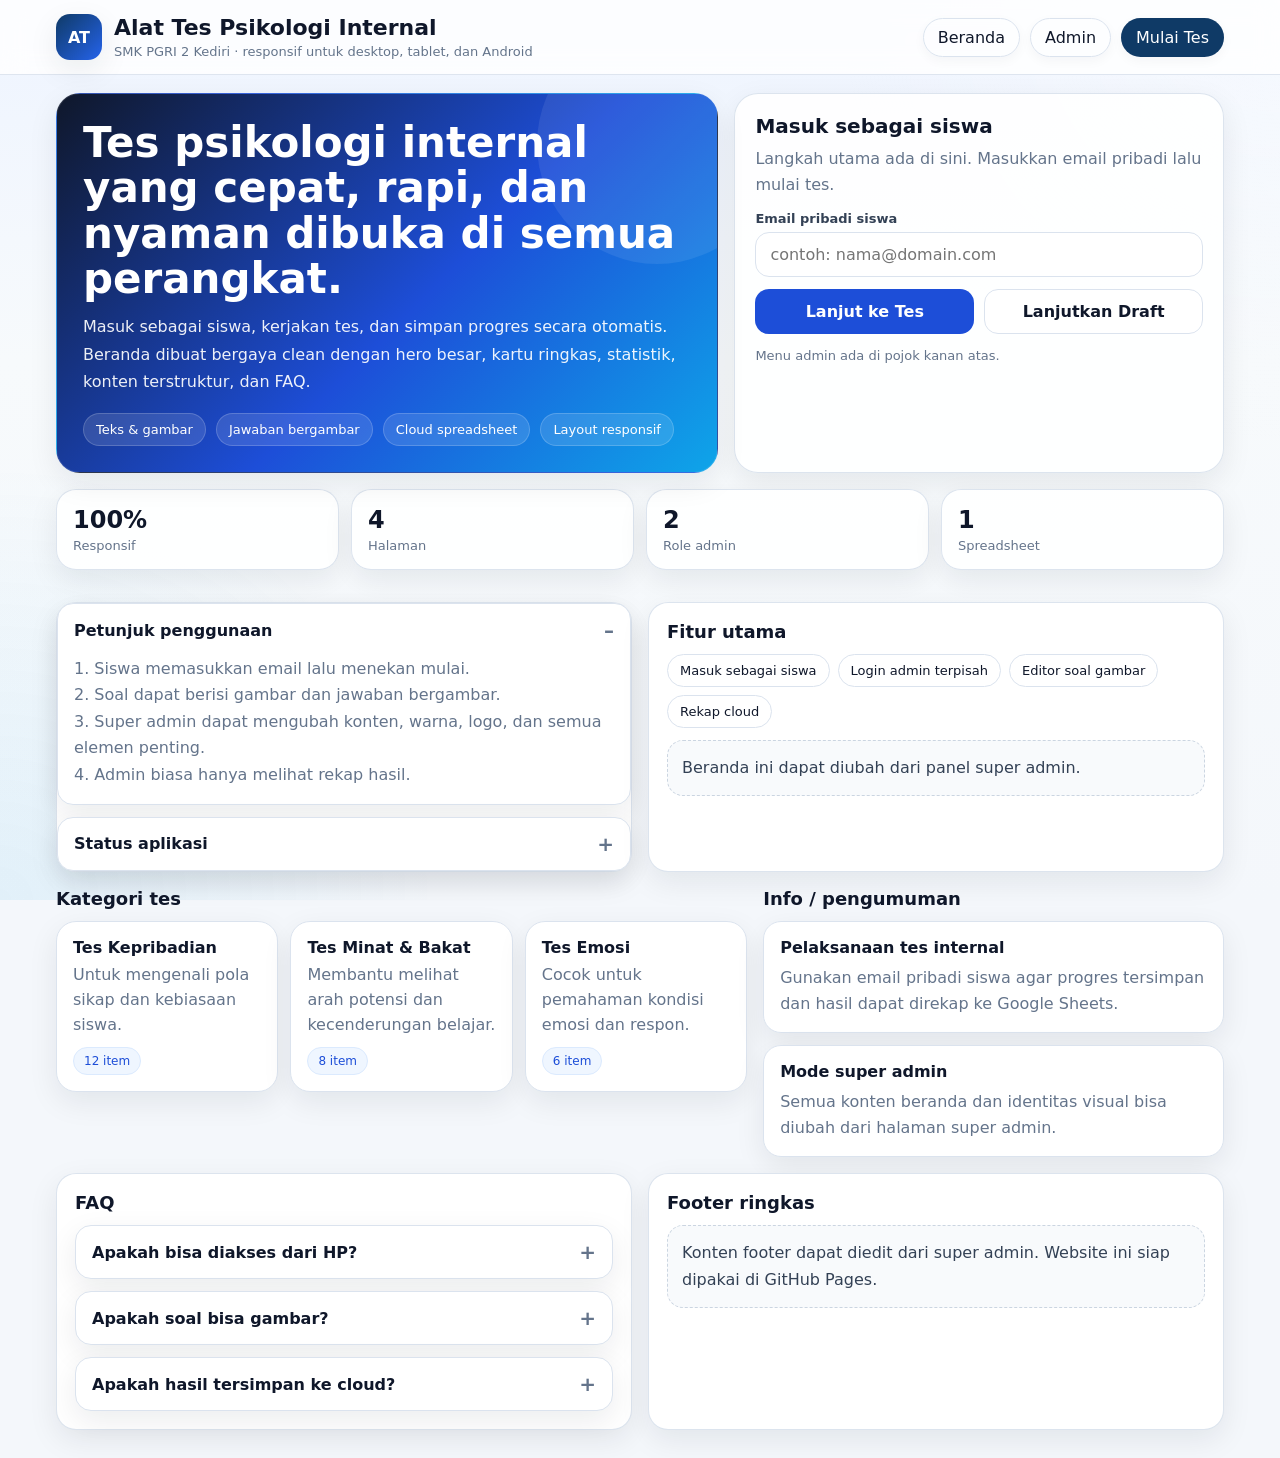
<file: index.html>
<!DOCTYPE html>
<html lang="id">
<head>
  <meta charset="UTF-8" />
  <meta name="viewport" content="width=device-width, initial-scale=1.0, maximum-scale=1.0" />
  <meta name="theme-color" content="#0f172a" />
  <title>Alat Tes Psikologi Internal - SMK PGRI 2 Kediri</title>
  <link rel="stylesheet" href="style.css" />
</head>
<body data-page="home">
  <div class="bg-layer" id="bgLayer"></div>
  <div class="bg-overlay"></div>
  <div class="app">
    <header class="topbar">
      <div class="topbar-inner">
        <div class="brand">
          <div class="logo" id="logoBox"><span id="logoFallback">SP</span><img id="logoImg" class="hidden" alt="Logo sekolah"></div>
          <div>
            <h1 id="brandTitle">Alat Tes Psikologi Internal</h1>
            <p id="brandSubtitle">SMK PGRI 2 Kediri · responsif untuk desktop, tablet, dan Android</p>
          </div>
        </div>
        <div class="pill-row">
          <button class="pill ghost" id="btnHome">Beranda</button>
          <button class="pill ghost" id="btnAdminLink">Admin</button>
          <button class="pill primary" id="btnStudentQuick">Mulai Tes</button>
        </div>
      </div>
    </header>

    <main class="container">
      <section id="pageHome" class="page active">
        <div class="home-shell">
          <div class="hero">
            <div class="hero-banner">
              <h2 id="homeHeroTitle">Tes psikologi internal yang cepat, rapi, dan nyaman dibuka di semua perangkat.</h2>
              <p id="homeHeroText">Masuk sebagai siswa, kerjakan tes, dan simpan progres secara otomatis. Beranda dibuat bergaya clean dengan hero besar, kartu ringkas, statistik, konten terstruktur, dan FAQ.</p>
              <div class="hero-meta" id="homeHeroPills"></div>
            </div>
            <div class="search-card">
              <h3>Masuk sebagai siswa</h3>
              <p>Langkah utama ada di sini. Masukkan email pribadi lalu mulai tes.</p>
              <div class="field">
                <label for="studentEmail">Email pribadi siswa</label>
                <input id="studentEmail" class="input" type="email" placeholder="contoh: nama@domain.com" autocomplete="email" />
              </div>
              <div class="row">
                <button class="btn blue" id="btnStartStudent">Lanjut ke Tes</button>
                <button class="btn outline" id="btnResumeDraft">Lanjutkan Draft</button>
              </div>
              <p class="small" style="margin-top:12px">Menu admin ada di pojok kanan atas.</p>
            </div>
          </div>

          <div class="stats" id="homeStats"></div>

          <div class="grid cols-2">
            <div class="card accordion" style="padding:0">
              <details open>
                <summary>Petunjuk penggunaan</summary>
                <div class="body" id="homeGuide">Memuat...</div>
              </details>
              <details>
                <summary>Status aplikasi</summary>
                <div class="body" id="homeStatus">Memuat status...</div>
              </details>
            </div>
            <div class="card">
              <div class="section-title"><h3>Fitur utama</h3></div>
              <div class="navline" id="homeFeatureChips"></div>
              <div class="help-box" style="margin-top:12px" id="homeSummaryBox"></div>
            </div>
          </div>

          <div class="content-grid">
            <div>
              <div class="section-title"><h3 id="homeCategoryTitle">Kategori tes</h3></div>
              <div class="category-grid" id="homeCategories"></div>
            </div>
            <div>
              <div class="section-title"><h3 id="homeNewsTitle">Info / pengumuman</h3></div>
              <div class="post-list" id="homePosts"></div>
            </div>
          </div>

          <div class="grid cols-2">
            <div class="card">
              <div class="section-title"><h3>FAQ</h3></div>
              <div class="accordion" id="homeFaq"></div>
            </div>
            <div class="card">
              <div class="section-title"><h3>Footer ringkas</h3></div>
              <div class="help-box" id="homeFooterBox"></div>
            </div>
          </div>
        </div>
      </section>

      <section id="pageTest" class="page">
        <div class="card">
          <div class="section-title">
            <div>
              <h3>Tes siswa</h3>
              <small id="testEmailLabel">Email: -</small>
            </div>
            <div class="row" style="justify-content:flex-end;flex:0 0 auto">
              <button class="btn outline small" id="btnSaveDraft">Simpan Progres</button>
              <button class="btn gray small" id="btnBackHomeFromTest">Kembali</button>
            </div>
          </div>
          <div class="progress-wrap"><div class="progress-bar" id="progressBar"></div></div>
          <div id="questionHost"></div>
          <div class="row" style="margin-top:16px">
            <button class="btn outline" id="btnPrevQ">Sebelumnya</button>
            <button class="btn blue" id="btnNextQ">Selanjutnya</button>
            <button class="btn success" id="btnFinishTest">Selesai & Kirim</button>
          </div>
        </div>
      </section>
    </main>
  </div>

  <div class="toast" id="toast"></div>
  <div class="loading-overlay" id="loadingOverlay"><div class="loading-card"><div class="spinner"></div><div id="loadingText">Memproses...</div></div></div>

  <script src="app.js" defer></script>
</body>
</html>
</file>
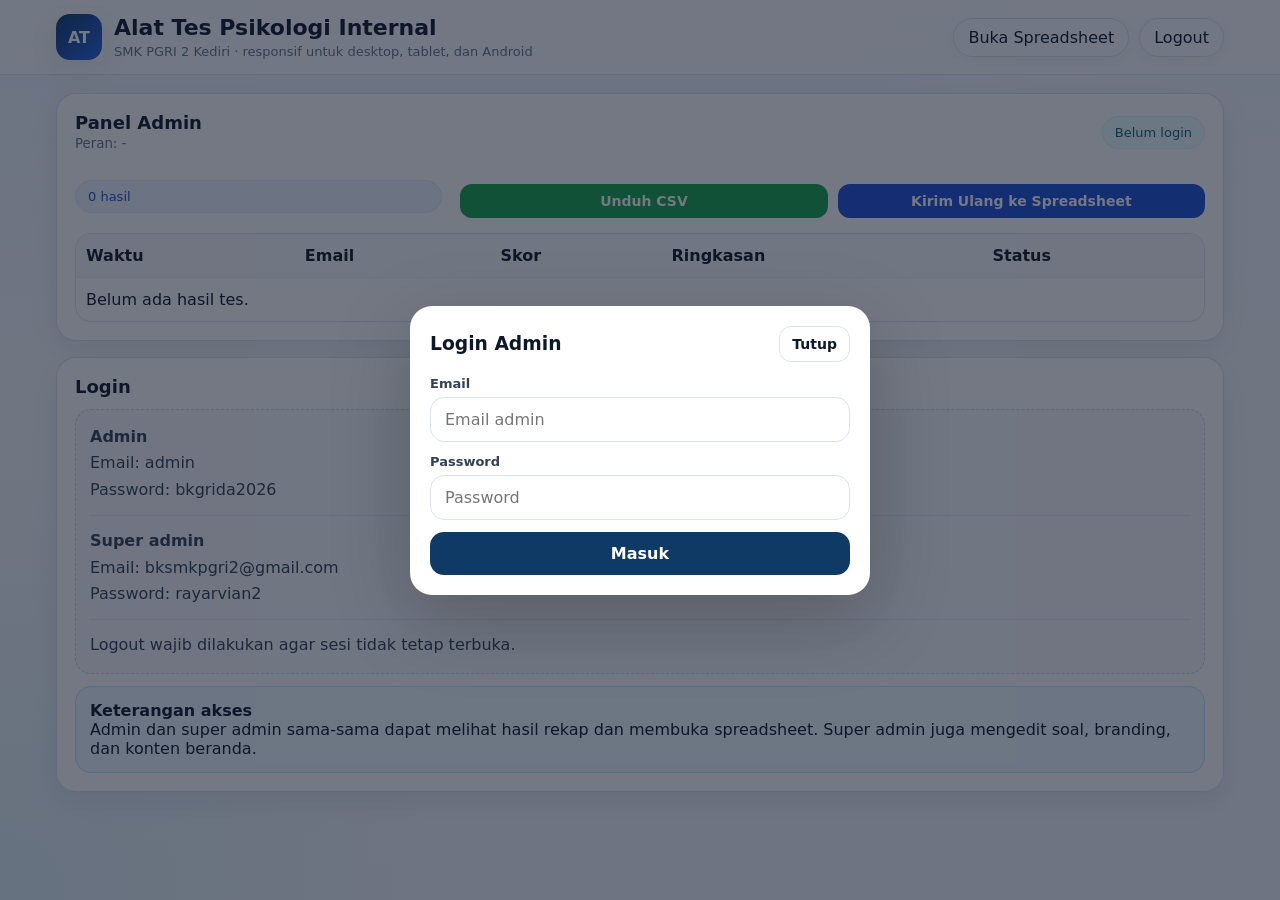
<file: admin.html>
<!DOCTYPE html>
<html lang="id">
<head>
  <meta charset="UTF-8" />
  <meta name="viewport" content="width=device-width, initial-scale=1.0, maximum-scale=1.0" />
  <meta name="theme-color" content="#0f172a" />
  <title>Admin Tes Psikologi - SMK PGRI 2 Kediri</title>
  <link rel="stylesheet" href="style.css" />
</head>
<body data-page="admin">
  <div class="bg-layer" id="bgLayer"></div>
  <div class="bg-overlay"></div>

  <div class="app">
    <header class="topbar">
      <div class="topbar-inner">
        <div class="brand">
          <div class="logo" id="logoBox"><span id="logoFallback">AT</span><img id="logoImg" class="hidden" alt="Logo sekolah"></div>
          <div>
            <h1 id="brandTitle">Alat Tes Psikologi Internal</h1>
            <p id="brandSubtitle">SMK PGRI 2 Kediri · panel admin & super admin</p>
          </div>
        </div>
        <div class="pill-row">
          <button class="pill ghost" id="btnOpenSpreadsheet">Buka Spreadsheet</button>
          <button class="pill ghost" id="btnLogoutAdmin">Logout</button>
        </div>
      </div>
    </header>

    <main class="container">
      <section id="adminPanel" class="panel-grid">
        <div class="role-banner hidden" id="roleBanner"></div>

        <div class="card">
          <div class="section-title">
            <div>
              <h3>Panel Admin</h3>
              <small id="adminRoleLabel">Peran: -</small>
            </div>
            <div class="row" style="justify-content:flex-end;flex:0 0 auto">
              <span class="session-pill" id="sessionChip">Belum login</span>
            </div>
          </div>

          <div class="tabs">
            <button class="tab active admin-only" data-tab="results">Rekap</button>
            <button class="tab admin-only" data-tab="settings">Spreadsheet</button>
            <button class="tab super-only" data-super-tab="questions">Soal</button>
            <button class="tab super-only" data-super-tab="branding">Branding</button>
            <button class="tab super-only" data-super-tab="homepage">Beranda</button>
            <button class="tab super-only" data-super-tab="raw">JSON Situs</button>
          </div>

          <div id="adminResultsTab">
            <div class="row" style="margin-bottom:12px;align-items:center">
              <span class="badge" id="resultCountBadge">0 hasil</span>
              <button class="btn success small" id="btnExportCSV">Unduh CSV</button>
              <button class="btn blue small" id="btnSyncNow">Kirim Ulang ke Spreadsheet</button>
            </div>
            <div class="table-wrap">
              <table>
                <thead>
                  <tr><th>Waktu</th><th>Email</th><th>Skor</th><th>Ringkasan</th><th>Status</th></tr>
                </thead>
                <tbody id="resultsTable"></tbody>
              </table>
            </div>
          </div>

          <div id="adminSettingsTab" class="hidden admin-only">
            <div class="section-title"><h3>Spreadsheet</h3></div>
            <div class="field">
              <label for="sheetEndpoint">Google Apps Script Web App</label>
              <input id="sheetEndpoint" class="input" type="url" placeholder="https://script.google.com/macros/s/.../exec" />
            </div>
            <div class="field">
              <label for="sheetUrl">URL Google Spreadsheet</label>
              <input id="sheetUrl" class="input" type="url" placeholder="https://docs.google.com/spreadsheets/d/..." />
            </div>
            <div class="row">
              <button class="btn blue" id="btnSaveAdminSettings">Simpan Pengaturan</button>
              <button class="btn outline" id="btnTestEndpoint">Tes Endpoint</button>
            </div>
            <div class="notice" style="margin-top:12px">
              <div><b>Akses spreadsheet</b><br>Admin dan super admin bisa membuka spreadsheet hasil dari tombol di atas.</div>
            </div>
          </div>

          <div id="superQuestionsTab" class="hidden super-only">
            <div class="row" style="margin-bottom:12px;align-items:center">
              <span class="badge" id="questionCountBadge">0 soal aktif</span>
              <button class="btn primary small" id="btnAddQuestion">Tambah Soal</button>
            </div>
            <div class="question-list" id="questionList"></div>
          </div>

          <div id="superBrandingTab" class="hidden super-only">
            <div class="section-title"><h3>Branding sekolah</h3></div>
            <div class="editor-columns">
              <div>
                <div class="field"><label for="brandingTitle">Judul header</label><input id="brandingTitle" class="input" type="text"></div>
                <div class="field"><label for="brandingSubtitle">Subjudul header</label><input id="brandingSubtitle" class="input" type="text"></div>
                <div class="field"><label for="brandingLogoFile">Logo sekolah</label><input id="brandingLogoFile" class="input" type="file" accept="image/*"></div>
                <div class="field"><label for="brandingBackgroundFile">Background gambar</label><input id="brandingBackgroundFile" class="input" type="file" accept="image/*"></div>
              </div>
              <div>
                <div class="field"><label for="primaryColor">Warna utama</label><input id="primaryColor" class="input" type="color"></div>
                <div class="field"><label for="textColor">Warna tulisan</label><input id="textColor" class="input" type="color"></div>
                <div class="field"><label for="bgColor">Warna latar</label><input id="bgColor" class="input" type="color"></div>
                <div class="field"><label for="heroColor">Warna banner</label><input id="heroColor" class="input" type="color"></div>
              </div>
            </div>
            <div class="help-box">Rekomendasi resolusi: logo 512×512 px atau lebih besar, background 1600×900 px atau lebih besar, gambar soal/jawaban minimal 800 px agar tetap tajam.</div>
            <div class="row" style="margin-top:12px">
              <button class="btn blue" id="btnSaveBranding">Simpan Branding</button>
              <button class="btn outline" id="btnResetBranding">Reset Branding</button>
            </div>
          </div>

          <div id="superHomepageTab" class="hidden super-only">
            <div class="section-title"><h3>Edit konten beranda</h3></div>
            <div class="editor-columns">
              <div>
                <div class="field"><label for="homeHeroTitleInput">Judul hero</label><textarea id="homeHeroTitleInput"></textarea></div>
                <div class="field"><label for="homeHeroTextInput">Teks hero</label><textarea id="homeHeroTextInput"></textarea></div>
                <div class="field"><label for="homeSummaryBoxInput">Kotak ringkasan</label><textarea id="homeSummaryBoxInput"></textarea></div>
                <div class="field"><label for="homeFooterBoxInput">Kotak footer</label><textarea id="homeFooterBoxInput"></textarea></div>
                <div class="field"><label for="homeCategoryTitleInput">Judul kategori</label><input id="homeCategoryTitleInput" class="input" type="text"></div>
                <div class="field"><label for="homeNewsTitleInput">Judul pengumuman</label><input id="homeNewsTitleInput" class="input" type="text"></div>
              </div>
              <div>
                <div class="field"><label for="homeFeaturesInput">Fitur utama (satu baris satu item)</label><textarea id="homeFeaturesInput" class="raw-json"></textarea></div>
                <div class="field"><label for="homeHeroPillsInput">Pill hero (satu baris satu item)</label><textarea id="homeHeroPillsInput" class="raw-json"></textarea></div>
                <div class="field"><label for="homeStatsInput">Statistik (format: angka | label)</label><textarea id="homeStatsInput" class="raw-json"></textarea></div>
                <div class="field"><label for="homeCategoriesInput">Kategori (format: judul | deskripsi | label)</label><textarea id="homeCategoriesInput" class="raw-json"></textarea></div>
                <div class="field"><label for="homePostsInput">Pengumuman (format: judul | isi)</label><textarea id="homePostsInput" class="raw-json"></textarea></div>
                <div class="field"><label for="homeFaqInput">FAQ (format: pertanyaan | jawaban)</label><textarea id="homeFaqInput" class="raw-json"></textarea></div>
                <div class="field"><label for="homeGuideInput">Petunjuk penggunaan</label><textarea id="homeGuideInput" class="raw-json"></textarea></div>
              </div>
            </div>
            <div class="row" style="margin-top:12px"><button class="btn blue" id="btnSaveHomepage">Simpan Beranda</button></div>
            <div class="help-box" style="margin-top:12px">Super admin dapat menghapus isi bagian yang tidak dibutuhkan lalu menyimpan perubahan.</div>
          </div>

          <div id="superRawTab" class="hidden super-only">
            <div class="section-title"><h3>JSON situs</h3></div>
            <div class="help-box">Editor ini memberi kendali penuh untuk super admin. Simpan hanya jika JSON valid.</div>
            <div class="field" style="margin-top:12px">
              <label for="siteJsonEditor">JSON situs</label>
              <textarea id="siteJsonEditor" class="raw-json"></textarea>
            </div>
            <div class="row">
              <button class="btn blue" id="btnSaveSiteJson">Simpan JSON Situs</button>
              <button class="btn outline" id="btnReloadSiteJson">Muat Ulang JSON</button>
            </div>
          </div>
        </div>

        <div class="card">
          <div class="section-title"><h3>Login</h3></div>
          <div class="help-box" id="loginInfoBox">Memuat...</div>
          <div class="notice" style="margin-top:12px">
            <div><b>Keterangan akses</b><br>Admin dan super admin sama-sama dapat melihat hasil rekap dan membuka spreadsheet. Super admin juga mengedit soal, branding, dan konten beranda.</div>
          </div>
        </div>
      </section>
    </main>
  </div>

  <div class="toast" id="toast"></div>
  <div class="loading-overlay" id="loadingOverlay"><div class="loading-card"><div class="spinner"></div><div id="loadingText">Memproses...</div></div></div>

  <div class="login-overlay" id="loginOverlay">
    <div class="login-card">
      <header><h3>Login Admin</h3><button class="btn outline small" id="btnCloseLogin">Tutup</button></header>
      <div class="field"><label for="adminEmail">Email</label><input id="adminEmail" class="input" type="text" placeholder="Email admin"></div>
      <div class="field"><label for="adminPassword">Password</label><input id="adminPassword" class="input" type="password" placeholder="Password"></div>
      <div class="row"><button class="btn primary" id="btnDoLogin">Masuk</button></div>
    </div>
  </div>

  <div class="modal-backdrop" id="questionModalBackdrop">
    <div class="modal">
      <header><h3 id="questionModalTitle">Tambah Soal</h3><button class="btn outline small" id="btnCloseQuestionModal">Tutup</button></header>
      <div class="editor-grid cols-2">
        <div class="field" style="grid-column:1/-1"><label for="qPrompt">Teks soal</label><textarea id="qPrompt" placeholder="Tulis pertanyaan di sini..."></textarea></div>
        <div class="field"><label for="qType">Tipe soal</label><select id="qType"><option value="mcq">Pilihan ganda</option><option value="text">Isian / jawaban singkat</option></select></div>
        <div class="field"><label for="qImageFile">Gambar soal</label><input id="qImageFile" class="input" type="file" accept="image/*"></div>
        <div class="field" style="grid-column:1/-1"><label for="qImageUrl">Atau URL gambar soal</label><input id="qImageUrl" class="input" type="url" placeholder="https://..."></div>
      </div>
      <div id="mcqEditor" style="margin-top:8px">
        <div class="section-title"><h3 style="font-size:16px">Opsi jawaban</h3><button class="btn outline small" id="btnAddOption">Tambah Opsi</button></div>
        <div class="choice-grid" id="optionEditor"></div>
        <p class="footer-note">Setiap opsi bisa punya teks, skor, dan gambar jawaban. Cocok untuk pilihan a, b, c, d dalam bentuk gambar.</p>
      </div>
      <div id="textEditor" class="hidden" style="margin-top:8px"><div class="help-box">Soal isian menyimpan jawaban siswa sebagai teks.</div></div>
      <div class="row" style="margin-top:16px"><button class="btn primary" id="btnSaveQuestion">Simpan Soal</button></div>
    </div>
  </div>

  <script src="app.js" defer></script>
</body>
</html>
</file>
<file: style.css>
:root{
  --bg:#f4f7fb; --surface:#fff; --surface-2:#f8fafc; --text:#0f172a; --muted:#64748b;
  --primary:#0f3a66; --primary-2:#1d4ed8; --accent:#0ea5e9; --danger:#dc2626; --success:#16a34a;
  --border:#dbe3ee; --shadow:0 10px 30px rgba(15,23,42,.08); --radius:20px;
}
*{box-sizing:border-box} html,body{height:100%}
body{margin:0;font-family:system-ui,-apple-system,"Segoe UI",Roboto,Arial,sans-serif;background:var(--bg);color:var(--text)}
button,input,textarea,select{font:inherit} a{color:var(--primary-2);text-decoration:none}
.hidden{display:none !important} body.locked{overflow:hidden}
.bg-layer{position:fixed;inset:0;z-index:-2;background:linear-gradient(180deg,#eef4ff 0%,#f7fafc 40%,#f4f7fb 100%);background-size:cover;background-position:center;transition:background .25s ease}
.bg-overlay{position:fixed;inset:0;z-index:-1;background:radial-gradient(circle at top right, rgba(255,255,255,.45), transparent 28%),radial-gradient(circle at bottom left, rgba(14,165,233,.08), transparent 28%);pointer-events:none}
.app{min-height:100%;display:flex;flex-direction:column}
.topbar{position:sticky;top:0;z-index:20;backdrop-filter:blur(12px);background:rgba(255,255,255,.82);border-bottom:1px solid rgba(219,227,238,.9)}
.topbar-inner{max-width:1200px;margin:0 auto;padding:14px 16px;display:flex;align-items:center;justify-content:space-between;gap:12px;flex-wrap:wrap}
.brand{display:flex;align-items:center;gap:12px;min-width:0}
.logo{width:46px;height:46px;border-radius:14px;display:grid;place-items:center;background:linear-gradient(135deg,var(--primary),#2563eb);color:#fff;box-shadow:var(--shadow);font-weight:800;overflow:hidden;flex:0 0 auto}
.logo img{width:100%;height:100%;object-fit:cover;display:block}
.brand h1{margin:0;font-size:clamp(16px,2vw,22px);line-height:1.2}
.brand p{margin:2px 0 0;color:var(--muted);font-size:13px}
.pill-row{display:flex;gap:10px;flex-wrap:wrap;align-items:center}
.pill{border:1px solid var(--border);background:#fff;color:var(--text);border-radius:999px;padding:9px 14px;box-shadow:0 4px 12px rgba(15,23,42,.04);cursor:pointer;transition:.15s ease}
.pill:hover{transform:translateY(-1px)} .pill.primary{background:var(--primary);color:#fff;border-color:transparent} .pill.ghost{background:transparent}
.container{width:min(1200px,100%);margin:0 auto;padding:18px 16px 28px;flex:1}
.card{background:var(--surface);border:1px solid rgba(219,227,238,.95);border-radius:var(--radius);box-shadow:var(--shadow);padding:18px}
.grid{display:grid;gap:16px}.cols-2{grid-template-columns:repeat(2,minmax(0,1fr))}.cols-3{grid-template-columns:repeat(3,minmax(0,1fr))}
@media (max-width:900px){.cols-2,.cols-3{grid-template-columns:1fr}}
.field{display:flex;flex-direction:column;gap:6px;margin-bottom:12px}.field label{font-size:13px;color:#334155;font-weight:700}
.input,textarea,select{width:100%;border:1px solid var(--border);border-radius:14px;background:#fff;padding:12px 14px;color:var(--text);outline:none;transition:.15s ease}
textarea{min-height:110px;resize:vertical}.input:focus,textarea:focus,select:focus{border-color:#93c5fd;box-shadow:0 0 0 4px rgba(59,130,246,.10)}
.row{display:flex;gap:10px;flex-wrap:wrap}.row>*{flex:1 1 180px}
.btn{border:none;border-radius:14px;padding:12px 16px;cursor:pointer;transition:.15s ease;font-weight:700;display:inline-flex;align-items:center;justify-content:center;gap:8px}
.btn:hover{transform:translateY(-1px)} .btn.primary{background:var(--primary);color:#fff} .btn.blue{background:var(--primary-2);color:#fff}
.btn.gray{background:#e2e8f0;color:#0f172a} .btn.success{background:var(--success);color:#fff} .btn.danger{background:var(--danger);color:#fff}
.btn.outline{background:#fff;border:1px solid var(--border);color:#0f172a} .btn.small{padding:9px 12px;border-radius:12px;font-size:14px}
.section-title{display:flex;align-items:center;justify-content:space-between;gap:10px;margin:0 0 12px}.section-title h3{margin:0;font-size:18px}.section-title small{color:var(--muted)}
.badge{display:inline-flex;align-items:center;gap:8px;background:#eff6ff;color:#1d4ed8;border:1px solid #dbeafe;padding:8px 12px;border-radius:999px;font-size:13px;margin-right:8px;margin-bottom:8px}
.session-pill{display:inline-flex;align-items:center;gap:8px;padding:8px 12px;border-radius:999px;background:#ecfeff;color:#155e75;border:1px solid #cffafe;font-size:13px}
.hero{display:grid;grid-template-columns:1.15fr .85fr;gap:16px;align-items:stretch;margin-bottom:16px}
@media (max-width:900px){.hero{grid-template-columns:1fr}}
.hero-banner{background:linear-gradient(135deg,#0f172a,#1d4ed8 55%, #0ea5e9);color:#fff;border-radius:24px;padding:26px;box-shadow:var(--shadow);position:relative;overflow:hidden;min-height:230px;border:1px solid rgba(255,255,255,.12)}
.hero-banner::after{content:"";position:absolute;right:-60px;top:-70px;width:240px;height:240px;border-radius:50%;background:rgba(255,255,255,.08)}
.hero-banner h2{font-size:clamp(26px,4vw,42px);margin:0 0 12px;line-height:1.08}.hero-banner p{color:rgba(255,255,255,.92);margin:0 0 18px;max-width:68ch;line-height:1.7}
.hero-meta{display:flex;gap:10px;flex-wrap:wrap}.meta-badge{background:rgba(255,255,255,.12);border:1px solid rgba(255,255,255,.18);color:#fff;padding:8px 12px;border-radius:999px;font-size:13px}
.search-card{background:rgba(255,255,255,.88);border:1px solid rgba(219,227,238,.95);border-radius:24px;padding:20px;box-shadow:var(--shadow)}
.search-card h3{margin:0 0 8px;font-size:20px}.search-card p{margin:0 0 14px;color:var(--muted);line-height:1.6}
.stats{display:grid;grid-template-columns:repeat(4,minmax(0,1fr));gap:12px;margin-bottom:16px}@media (max-width:900px){.stats{grid-template-columns:repeat(2,minmax(0,1fr))}}
.stat{background:rgba(255,255,255,.9);border:1px solid rgba(219,227,238,.95);border-radius:20px;padding:16px;box-shadow:var(--shadow)}.stat .num{font-size:24px;font-weight:800;margin:0 0 4px}.stat .lbl{color:var(--muted);font-size:13px}
.category-grid{display:grid;grid-template-columns:repeat(3,minmax(0,1fr));gap:12px}@media (max-width:900px){.category-grid{grid-template-columns:1fr}}
.category{border:1px solid var(--border);border-radius:20px;background:#fff;padding:16px;box-shadow:var(--shadow)}.category h4{margin:0 0 6px}.category p{margin:0;color:var(--muted);line-height:1.55}.category .count{margin-top:10px;display:inline-block;background:#eff6ff;color:#1d4ed8;border:1px solid #dbeafe;padding:6px 10px;border-radius:999px;font-size:12px}
.content-grid{display:grid;grid-template-columns:1.2fr .8fr;gap:16px}@media (max-width:900px){.content-grid{grid-template-columns:1fr}}
.post-list{display:grid;gap:12px}.post{border:1px solid var(--border);border-radius:18px;background:#fff;padding:16px;box-shadow:var(--shadow)}.post h4{margin:0 0 8px}.post p{margin:0;color:var(--muted);line-height:1.6}
.accordion details{border:1px solid var(--border);border-radius:16px;background:#fff;overflow:hidden;box-shadow:var(--shadow)} .accordion details+details{margin-top:12px}
.accordion summary{cursor:pointer;padding:14px 16px;list-style:none;display:flex;align-items:center;justify-content:space-between;gap:12px;font-weight:800} .accordion summary::-webkit-details-marker{display:none} .accordion summary::after{content:'+';font-size:20px;color:var(--muted)} .accordion details[open] summary::after{content:'–'} .accordion .body{padding:0 16px 16px;color:var(--muted);line-height:1.65}
.progress-wrap{width:100%;height:12px;border-radius:999px;background:#e2e8f0;overflow:hidden;margin:10px 0 16px}.progress-bar{height:100%;width:0%;background:linear-gradient(90deg,#1d4ed8,#0ea5e9);transition:width .2s ease}
.question-list{display:grid;gap:12px}.question-item{border:1px solid var(--border);border-radius:16px;padding:14px;background:#fff}.question-item header{display:flex;align-items:flex-start;justify-content:space-between;gap:12px;margin-bottom:10px}.question-item h4{margin:0;font-size:16px;line-height:1.45}.question-item .meta{color:var(--muted);font-size:13px;margin-top:4px}
.q-image,.answer-thumb{width:100%;max-height:240px;object-fit:contain;border-radius:14px;border:1px solid var(--border);background:#f8fafc;margin:10px 0}
.option-list{display:grid;gap:8px;margin-top:10px}.option{border:1px solid var(--border);border-radius:12px;padding:10px 12px;background:var(--surface-2);display:flex;justify-content:space-between;gap:10px;align-items:flex-start}.option.selected{outline:2px solid rgba(29,78,216,.35);background:#eff6ff}.option label{cursor:pointer;width:100%;display:flex;justify-content:space-between;gap:10px;align-items:flex-start}.score{color:var(--muted);font-size:13px;flex:0 0 auto}
.split{display:grid;grid-template-columns:1.2fr .8fr;gap:16px}@media (max-width:900px){.split{grid-template-columns:1fr}}
.table-wrap{overflow:auto;border:1px solid var(--border);border-radius:16px} table{border-collapse:collapse;width:100%;background:#fff;min-width:760px} th,td{padding:12px 10px;border-bottom:1px solid #eef2f7;text-align:left;vertical-align:top} th{background:#f8fafc;position:sticky;top:0;z-index:1} tr:last-child td{border-bottom:none}
.login-overlay,.modal-backdrop{position:fixed;inset:0;background:rgba(15,23,42,.58);display:none;align-items:center;justify-content:center;padding:16px;z-index:45}.login-overlay.show,.modal-backdrop.show{display:flex}
.login-card,.modal{width:min(920px,100%);max-height:92vh;overflow:auto;background:#fff;border-radius:22px;box-shadow:0 24px 80px rgba(0,0,0,.22);padding:20px}.login-card{width:min(460px,100%)} .login-card header,.modal header{display:flex;align-items:center;justify-content:space-between;gap:12px;margin-bottom:14px} .login-card header h3,.modal header h3{margin:0}
.editor-grid{display:grid;gap:12px}.editor-grid.cols-2{grid-template-columns:repeat(2,minmax(0,1fr))}@media (max-width:900px){.editor-grid.cols-2{grid-template-columns:1fr}}
.choice-grid{display:grid;gap:10px}.choice-row{display:grid;grid-template-columns:1.2fr .5fr .9fr auto;gap:8px;align-items:start}@media (max-width:760px){.choice-row{grid-template-columns:1fr}}
.help-box{background:#f8fafc;border:1px dashed #cbd5e1;border-radius:16px;padding:14px;color:#334155;line-height:1.65}.small{font-size:13px;color:var(--muted)}.footer-note{color:var(--muted);font-size:13px;line-height:1.6}
.toast{position:fixed;left:50%;bottom:18px;transform:translateX(-50%);background:#0f172a;color:#fff;padding:12px 16px;border-radius:999px;box-shadow:var(--shadow);z-index:50;opacity:0;pointer-events:none;transition:.2s ease;max-width:min(92vw,720px);text-align:center}.toast.show{opacity:1;bottom:22px}
.loading-overlay{position:fixed;inset:0;z-index:60;display:none;align-items:center;justify-content:center;background:rgba(15,23,42,.45);backdrop-filter:blur(2px)}.loading-overlay.show{display:flex}
.loading-card{background:#fff;border-radius:22px;padding:18px 20px;box-shadow:0 24px 80px rgba(0,0,0,.2);display:flex;align-items:center;gap:12px;min-width:min(360px,92vw)}
.spinner{width:22px;height:22px;border-radius:50%;border:3px solid #dbeafe;border-top-color:var(--primary-2);animation:spin .8s linear infinite}
@keyframes spin{to{transform:rotate(360deg)}}
.page{display:none}.page.active{display:block}
.home-shell{display:grid;gap:16px}.home-shell .hero{margin-bottom:0}
.navline{display:flex;gap:8px;flex-wrap:wrap}.navchip{padding:8px 12px;border-radius:999px;background:#fff;border:1px solid var(--border);font-size:13px}
.editor-columns{display:grid;grid-template-columns:1fr 1fr;gap:16px}@media (max-width:900px){.editor-columns{grid-template-columns:1fr}}
.raw-json{min-height:320px;font-family:ui-monospace,SFMono-Regular,Menlo,monospace;font-size:13px}
.notice{background:#f0f9ff;border:1px solid #bae6fd;color:#0f172a;border-radius:16px;padding:14px}
.tabs{display:flex;gap:10px;flex-wrap:wrap;margin-bottom:16px}.tab{border:none;background:#e2e8f0;color:#0f172a;padding:11px 14px;border-radius:999px;cursor:pointer}.tab.active{background:var(--primary);color:#fff}
.role-banner{background:linear-gradient(135deg, rgba(15,23,42,.95), rgba(29,78,216,.95));color:#fff;border-radius:20px;padding:16px 18px;box-shadow:var(--shadow)}
.role-banner h3{margin:0 0 6px;color:#fff}.role-banner p{margin:0;color:rgba(255,255,255,.86);line-height:1.5}
.panel-grid{display:grid;gap:16px}
</file>
